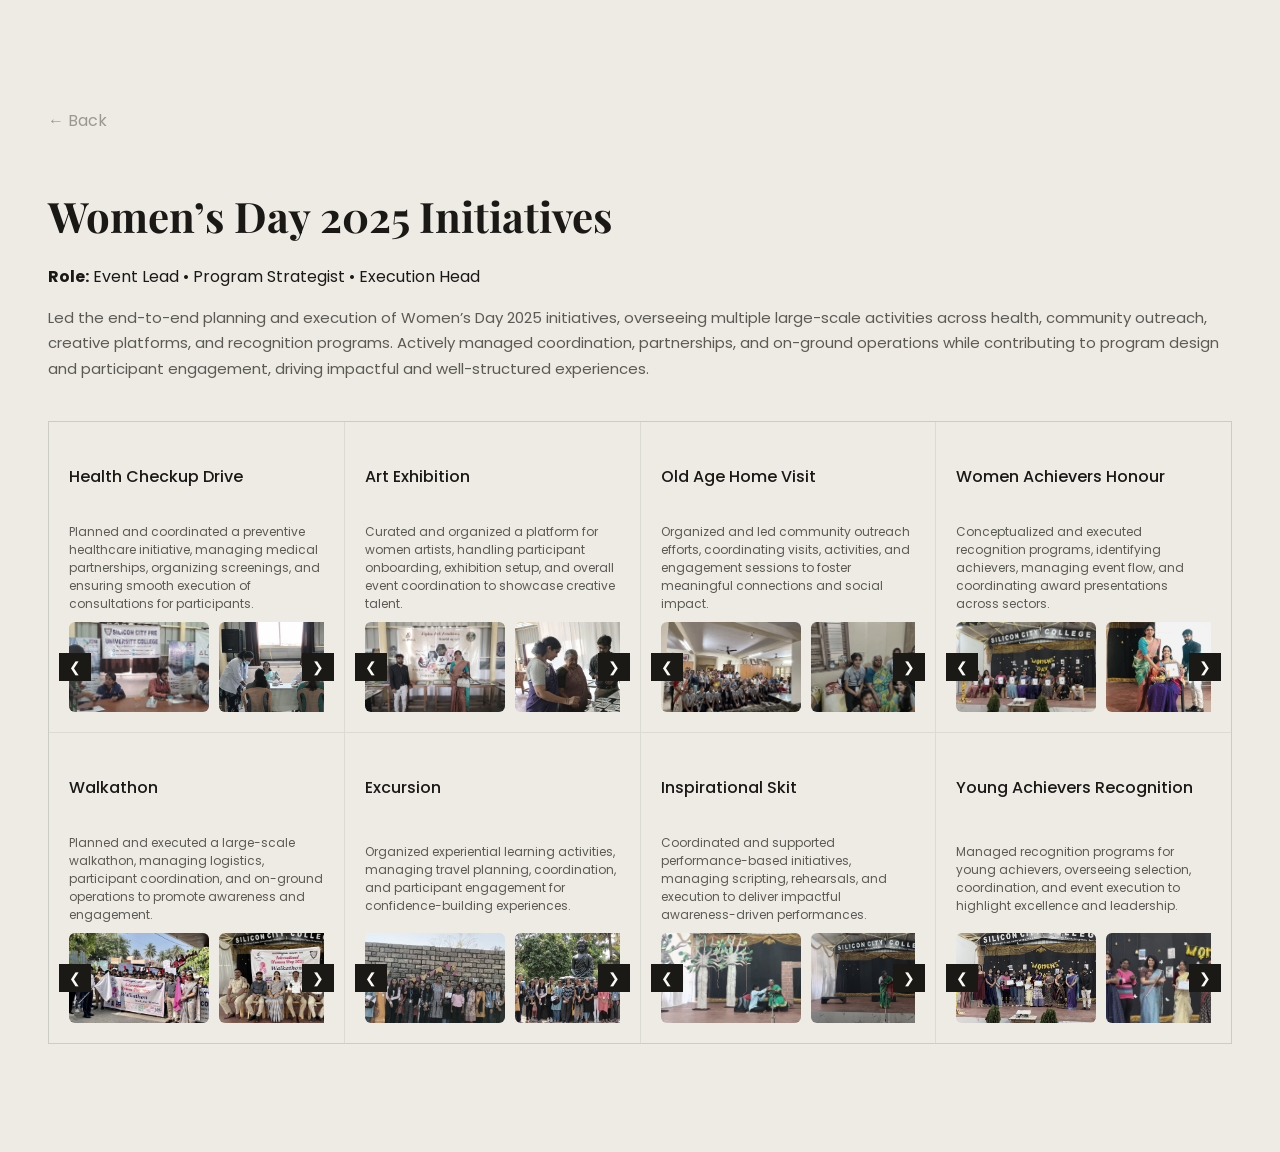
<file: events.html>
<!DOCTYPE html>
<html lang="en">
<head>
<meta charset="UTF-8">
<meta name="viewport" content="width=device-width, initial-scale=1.0">

<title>Events & Initiatives</title>

<link href="https://fonts.googleapis.com/css2?family=Poppins:wght@300;400;500;600&family=Playfair+Display:wght@500;700&display=swap" rel="stylesheet">
<link rel="stylesheet" href="events.css">
</head>

<body>

<section class="events-page">

<a href="javascript:history.back()" class="back-btn">← Back</a>

<h2 class="page-title">Women’s Day 2025 Initiatives</h2>

<!-- ROLE HIGHLIGHT -->
<p class="page-highlight">
  <strong>Role:</strong> Event Lead • Program Strategist • Execution Head
</p>

<!-- IMPACT DESCRIPTION -->
<p class="page-desc">
  Led the end-to-end planning and execution of Women’s Day 2025 initiatives,
  overseeing multiple large-scale activities across health, community outreach,
  creative platforms, and recognition programs. Actively managed coordination,
  partnerships, and on-ground operations while contributing to program design
  and participant engagement, driving impactful and well-structured experiences.
</p>

<div class="subevents">

  <!-- 1 -->
  <div class="initiative">
    <h4>Health Checkup Drive</h4>
    <p class="mini-desc">
      Planned and coordinated a preventive healthcare initiative, managing medical partnerships,
      organizing screenings, and ensuring smooth execution of consultations for participants.
    </p>
    <div class="gallery-wrapper">
      <button class="scroll-btn left">&#10094;</button>
      <div class="scrollable">
        <img src="images/Healthcheck/health1.jpg" loading="lazy">
        <img src="images/Healthcheck/health2.JPG" loading="lazy">
        <img src="images/Healthcheck/health3.JPG" loading="lazy">
        <img src="images/Healthcheck/health4.JPG" loading="lazy">
        <img src="images/Healthcheck/health5.JPG" loading="lazy">
        <img src="images/Healthcheck/health6.JPG" loading="lazy">
        <img src="images/Healthcheck/health7.JPG" loading="lazy">
        <img src="images/Healthcheck/health8.JPG" loading="lazy">
      </div>
      <button class="scroll-btn right">&#10095;</button>
    </div>
  </div>

  <!-- 2 -->
  <div class="initiative">
    <h4>Art Exhibition</h4>
    <p class="mini-desc">
      Curated and organized a platform for women artists, handling participant onboarding,
      exhibition setup, and overall event coordination to showcase creative talent.
    </p>
    <div class="gallery-wrapper">
      <button class="scroll-btn left">&#10094;</button>
      <div class="scrollable">
        <img src="images/Art/art1.JPG" loading="lazy">
        <img src="images/Art/art2.JPG" loading="lazy">
        <img src="images/Art/art3.JPG" loading="lazy">
        <img src="images/Art/art4.JPG" loading="lazy">
        <img src="images/Art/art5.jpg" loading="lazy">
        <img src="images/Art/art6.JPG" loading="lazy">
        <img src="images/Art/art7.jpg" loading="lazy">
        <img src="images/Art/art8.jpg" loading="lazy">
      </div>
      <button class="scroll-btn right">&#10095;</button>
    </div>
  </div>

  <!-- 3 -->
  <div class="initiative">
    <h4>Old Age Home Visit</h4>
    <p class="mini-desc">
      Organized and led community outreach efforts, coordinating visits, activities,
      and engagement sessions to foster meaningful connections and social impact.
    </p>
    <div class="gallery-wrapper">
      <button class="scroll-btn left">&#10094;</button>
      <div class="scrollable">
        <img src="images/Oldagehome/oldage1.JPG" loading="lazy">
        <img src="images/Oldagehome/oldage2.JPG" loading="lazy">
        <img src="images/Oldagehome/oldage3.JPG" loading="lazy">
        <img src="images/Oldagehome/oldage4.jpg" loading="lazy">
        <img src="images/Oldagehome/oldage5.JPG" loading="lazy">
        <img src="images/Oldagehome/oldage6.JPG" loading="lazy">
        <img src="images/Oldagehome/oldage7.JPG" loading="lazy">
        <img src="images/Oldagehome/oldage8.JPG" loading="lazy">
      </div>
      <button class="scroll-btn right">&#10095;</button>
    </div>
  </div>

  <!-- 4 -->
  <div class="initiative">
    <h4>Women Achievers Honour</h4>
    <p class="mini-desc">
      Conceptualized and executed recognition programs, identifying achievers,
      managing event flow, and coordinating award presentations across sectors.
    </p>
    <div class="gallery-wrapper">
      <button class="scroll-btn left">&#10094;</button>
      <div class="scrollable">
        <img src="images/honour/honour1.JPG" loading="lazy">
        <img src="images/honour/honour2.PNG" loading="lazy">
        <img src="images/honour/honour3.JPG" loading="lazy">
        <img src="images/honour/honour4.JPG" loading="lazy">
        <img src="images/honour/honour5.JPG" loading="lazy">
        <img src="images/honour/honour6.PNG" loading="lazy">
        <img src="images/honour/honour7.jpg" loading="lazy">
        <img src="images/honour/honour8.jpg" loading="lazy">
      </div>
      <button class="scroll-btn right">&#10095;</button>
    </div>
  </div>

  
  <!-- 5 -->
  <div class="initiative">
    <h4>Walkathon</h4>
    <p class="mini-desc">
      Planned and executed a large-scale walkathon, managing logistics,
      participant coordination, and on-ground operations to promote awareness and engagement.
    </p>
    <div class="gallery-wrapper">
      <button class="scroll-btn left">&#10094;</button>
      <div class="scrollable">
        <img src="images/walkathon/walkathon1.JPG" loading="lazy">
        <img src="images/walkathon/walkathon2.JPG" loading="lazy">
        <img src="images/walkathon/walkathon3.jpg" loading="lazy">
        <img src="images/walkathon/walkathon4.jpg" loading="lazy">
        <img src="images/walkathon/walkathon5.JPG" loading="lazy">
        <img src="images/walkathon/walkathon6.JPG" loading="lazy">
        <img src="images/walkathon/walkathon7.jpg" loading="lazy">
        <img src="images/walkathon/walkathon8.jpg" loading="lazy">
      </div>
      <button class="scroll-btn right">&#10095;</button>
    </div>
  </div>

  <!-- 6 -->
  <div class="initiative">
    <h4>Excursion</h4>
    <p class="mini-desc">
      Organized experiential learning activities, managing travel planning,
      coordination, and participant engagement for confidence-building experiences.
    </p>
    <div class="gallery-wrapper">
      <button class="scroll-btn left">&#10094;</button>
      <div class="scrollable">
        <img src="images/excursion/excursion1.JPG" loading="lazy">
        <img src="images/excursion/excursion2.JPG" loading="lazy">
        <img src="images/excursion/excursion3.JPG" loading="lazy">
        <img src="images/excursion/excursion4.JPG" loading="lazy">
        <img src="images/excursion/excursion5.JPG" loading="lazy">
        <img src="images/excursion/excursion6.JPG" loading="lazy">
        <img src="images/excursion/excursion7.JPG" loading="lazy">
        <img src="images/excursion/excursion8.JPG" loading="lazy">
      </div>
      <button class="scroll-btn right">&#10095;</button>
    </div>
  </div>

  <!-- 7 -->
  <div class="initiative">
    <h4>Inspirational Skit</h4>
    <p class="mini-desc">
      Coordinated and supported performance-based initiatives, managing scripting,
      rehearsals, and execution to deliver impactful awareness-driven performances.
    </p>
    <div class="gallery-wrapper">
      <button class="scroll-btn left">&#10094;</button>
      <div class="scrollable">
        <img src="images/skit/skit1.jpg" loading="lazy">
        <img src="images/skit/skit2.jpg" loading="lazy">
        <img src="images/skit/skit3.jpg" loading="lazy">
        <img src="images/skit/skit4.jpg" loading="lazy">
        <img src="images/skit/skit5.jpg" loading="lazy">
        <img src="images/skit/skit6.jpg"loading="lazy">
        <img src="images/skit/skit7.jpg" loading="lazy">
        <img src="images/skit/skit8.jpg" loading="lazy">
      </div>
      <button class="scroll-btn right">&#10095;</button>
    </div>
  </div>

  <!-- 8 -->
  <div class="initiative">
    <h4>Young Achievers Recognition</h4>
    <p class="mini-desc">
      Managed recognition programs for young achievers, overseeing selection,
      coordination, and event execution to highlight excellence and leadership.
    </p>
    <div class="gallery-wrapper">
      <button class="scroll-btn left">&#10094;</button>
      <div class="scrollable">
        <img src="images/Achievers/ach1.jpg" loading="lazy">
        <img src="images/Achievers/ach2.jpg"loading="lazy">
        <img src="images/Achievers/ach3.jpg" loading="lazy">
        <img src="images/Achievers/ach4.jpg" loading="lazy">
        <img src="images/Achievers/ach5.PNG" loading="lazy">
        <img src="images/Achievers/ach6.jpg" loading="lazy">
        <img src="images/Achievers/ach7.jpg" loading="lazy">
        <img src="images/Achievers/ach8.jpg" loading="lazy">
      </div>
      <button class="scroll-btn right">&#10095;</button>
    </div>
  </div>

</div>
</section>

<!-- LIGHTBOX -->
<div class="lightbox" id="lightbox">
  <span class="close-btn">&times;</span>
  <span class="nav prev">&#10094;</span>
  <img id="lightboxImg">
  <span class="nav next">&#10095;</span>
</div>

<script src="events.js"></script>

</body>
</html>
</file>
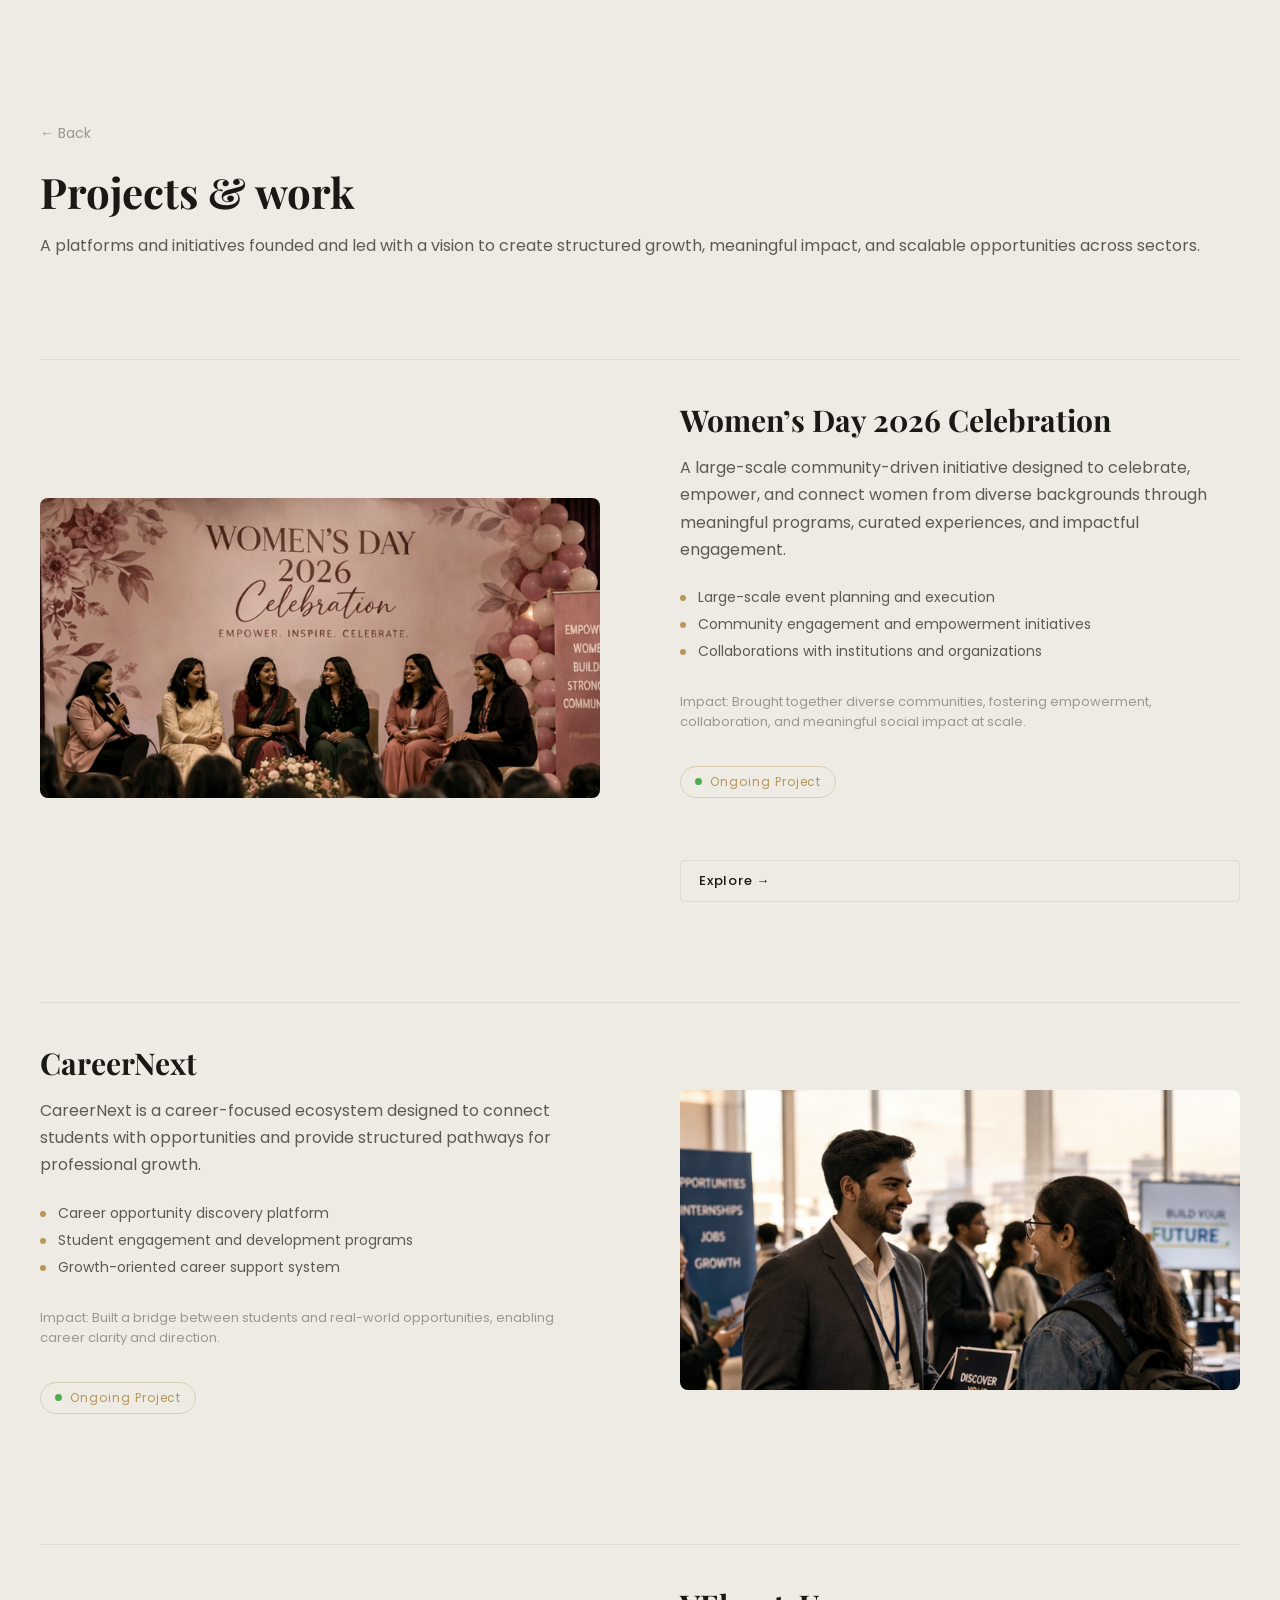
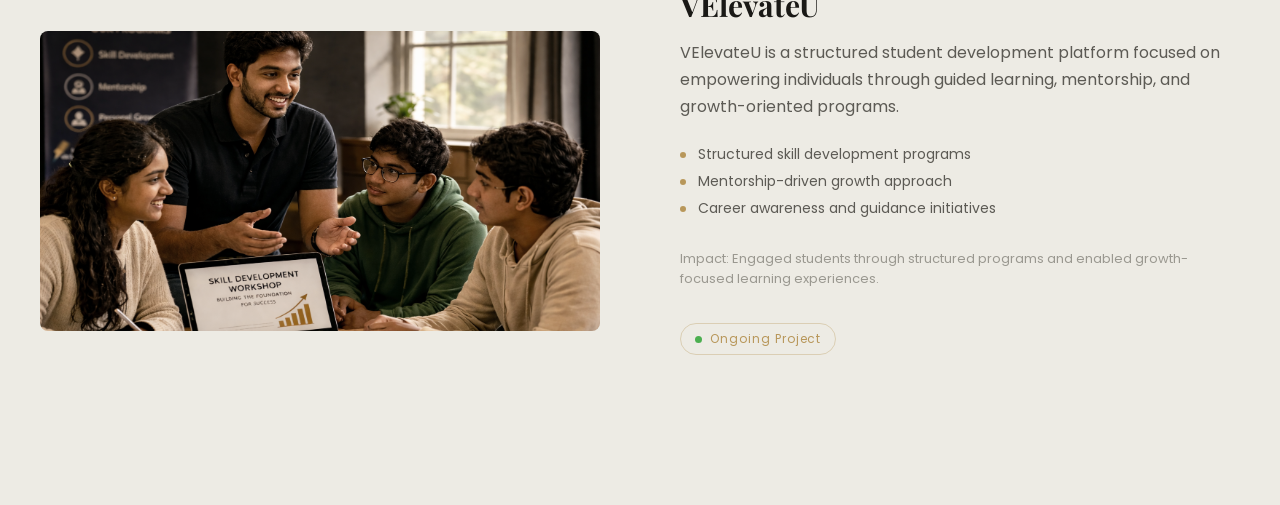
<file: projects.html>
<!DOCTYPE html>
<html lang="en">

<head>
  <meta charset="UTF-8">
  <meta name="viewport" content="width=device-width, initial-scale=1.0">

  <title>Projects & work</title>

  <link
    href="https://fonts.googleapis.com/css2?family=Poppins:wght@300;400;500;600&family=Playfair+Display:wght@600&display=swap"
    rel="stylesheet">
  <link rel="stylesheet" href="projects.css">
</head>

<body>

  <section class="projects-page">

    <a href="javascript:history.back()" class="back-btn">← Back</a>

    <h1 class="main-title">Projects & work</h1>

    <p class="main-desc">
      A platforms and initiatives founded and led with a vision to create
      structured growth, meaningful impact, and scalable opportunities across sectors.
    </p>
    <!-- PROJECT 1 -->
    <div class="project-block">

      <div class="project-text">
        <h2>Women’s Day 2026 Celebration</h2>

        <p class="project-desc">
          A large-scale community-driven initiative designed to celebrate, empower,
          and connect women from diverse backgrounds through meaningful programs,
          curated experiences, and impactful engagement.
        </p>

        <ul class="features">
          <li>Large-scale event planning and execution</li>
          <li>Community engagement and empowerment initiatives</li>
          <li>Collaborations with institutions and organizations</li>
        </ul>

        <p class="impact">
          Impact: Brought together diverse communities, fostering empowerment,
          collaboration, and meaningful social impact at scale.
        </p>

        <p class="ongoing-badge">
          <span class="status-dot"></span>
          Ongoing Project
        </p>
        <a href="https://events.thathaastuindia.com/" class="project-btn" target="new">Explore →</a>

      </div>

      <div class="project-img">
        <img src="photos/womensday.png" alt="Women’s Day 2026 Celebration" loading="lazy">
      </div>

    </div>

    <!-- PROJECT 2 -->
    <div class="project-block">

      <div class="project-text">
        <h2>CareerNext</h2>

        <p class="project-desc">
          CareerNext is a career-focused ecosystem designed to connect students with
          opportunities and provide structured pathways for professional growth.
        </p>

        <ul class="features">
          <li>Career opportunity discovery platform</li>
          <li>Student engagement and development programs</li>
          <li>Growth-oriented career support system</li>
        </ul>

        <p class="impact">
          Impact: Built a bridge between students and real-world opportunities, enabling career clarity and direction.
        </p>

        <p class="ongoing-badge">
          <span class="status-dot"></span>
          Ongoing Project
        </p>
        <!----<a href="#" class="project-btn">Explore Platform →</a>---->
      </div>

      <div class="project-img">
        <img src="photos/careernext.png" alt="careernext" loading="lazy">
      </div>

    </div>
    <!-- PROJECT 1 -->
    <div class="project-block">

      <div class="project-text">
        <h2>VElevateU</h2>

        <p class="project-desc">
          VElevateU is a structured student development platform focused on empowering
          individuals through guided learning, mentorship, and growth-oriented programs.
        </p>

        <ul class="features">
          <li>Structured skill development programs</li>
          <li>Mentorship-driven growth approach</li>
          <li>Career awareness and guidance initiatives</li>
        </ul>

        <p class="impact">
          Impact: Engaged students through structured programs and enabled growth-focused learning experiences.
        </p>

        <p class="ongoing-badge">
          <span class="status-dot"></span>
          Ongoing Project
        </p>
        <!----<a href="#" class="project-btn">Explore Platform →</a>---->
      </div>

      <div class="project-img">
        <img src="photos/velevateu.png" loading="lazy">
      </div>

    </div>





  </section>

</body>

</html>
</file>
<file: events.css>
/* ===== THEME ===== */
:root {
  --bg: #EDEBE4;
  --bg2: #E4E1D8;
  --ink: #1A1916;
  --ink2: #5C5A54;
  --ink3: #9A9890;
  --gold: #B8975A;
  --white: #FAF9F6;
  --border: rgba(26,25,22,0.08);
}

/* ===== BASE ===== */
body {
  font-family: 'Poppins', sans-serif;
  background: var(--bg);
  color: var(--ink);
}

.events-page {
  padding: 100px 40px;
  max-width: 1400px;
  margin: auto;
}

/* ===== HEADER ===== */
.page-title {
  font-family: 'Playfair Display', serif;
  font-size: 42px;
  margin-bottom: 20px;
}

.page-desc {
  color: var(--ink2);
  font-size: 15px;
  line-height: 1.7;
  margin-bottom: 40px;
}

.back-btn {
  color: var(--ink3);
  text-decoration: none;
  display: inline-block;
  margin-bottom: 20px;
  transition: 0.3s;
}

.back-btn:hover {
  color: var(--gold);
}

/* ===== EVENT BLOCK ===== */
.event-block {
  margin-bottom: 80px;
}

.event-header h3 {
  font-family: 'Playfair Display', serif;
  font-size: 26px;
}

.event-header p {
  color: var(--ink2);
  margin-top: 6px;
}

/* ===== GRID ===== */
.subevents {
  margin-top: 30px;
  display: grid;
  grid-template-columns: repeat(auto-fit, minmax(280px, 1fr));
  gap: 1px;
  background: var(--border);
  border: 1px solid var(--border);
}

/* ===== CARD (PREMIUM) ===== */
.initiative {
  background: var(--bg);
  padding: 20px;
  height: 270px;

  display: flex;
  flex-direction: column;
  justify-content: space-between;

  border: none;
  transition: 0.3s ease;
}

/* HOVER = PREMIUM */
.initiative:hover {
  background: var(--white);
}

/* TEXT */
.initiative h4 {
  font-size: 16px;
  font-weight: 500;
}

.mini-desc {
  font-size: 12px;
  color: var(--ink2);
  margin-bottom: 8px;
}

/* ===== SCROLLABLE GALLERY ===== */
.gallery-wrapper {
  position: relative;
}

.scrollable {
  display: flex;
  gap: 10px;
  overflow-x: auto;
  scroll-behavior: smooth;
}

.scrollable::-webkit-scrollbar {
  display: none;
}

/* IMAGE STYLE */
.scrollable img {
  min-width: 140px;
  height: 90px;
  object-fit: cover;
  border-radius: 6px;

  filter: grayscale(30%);
  transition: 0.4s ease;
}

/* HOVER IMAGE */
.scrollable img:hover {
  transform: scale(1.08);
  filter: grayscale(0%);
}

/* ===== SCROLL BUTTONS ===== */
.scroll-btn {
  position: absolute;
  top: 50%;
  transform: translateY(-50%);

  background: var(--ink);
  color: var(--white);

  border: none;
  padding: 6px 10px;
  cursor: pointer;

  font-size: 14px;
  transition: 0.3s;

  z-index: 999; 
}

.scroll-btn:hover {
  background: var(--gold);
}

.left { left: -10px; }
.right { right: -10px; }

/* ===== LIGHTBOX (PREMIUM) ===== */
.lightbox {
  position: fixed;
  inset: 0;
  display: none;

  background: rgba(0,0,0,0.85);
  backdrop-filter: blur(6px);

  justify-content: center;
  align-items: center;
  z-index: 9999;
}

.lightbox img {
  max-width: 80%;
  max-height: 80%;

  border-radius: 10px;
  box-shadow: 0 20px 60px rgba(0,0,0,0.4);
}

/* CLOSE */
.close-btn {
  position: absolute;
  top: 20px;
  right: 30px;

  font-size: 30px;
  color: white;
  cursor: pointer;
  transition: 0.3s;
}

.close-btn:hover {
  color: var(--gold);
}

/* NAV */
.nav {
  position: absolute;
  top: 50%;
  transform: translateY(-50%);

  font-size: 35px;
  color: white;
  cursor: pointer;
  transition: 0.3s;
}

.nav:hover {
  color: var(--gold);
}

.prev { left: 30px; }
.next { right: 30px; }

/* ===== MOBILE ===== */
@media(max-width:768px){
  .events-page {
    padding: 80px 20px;
  }

  .page-title {
    font-size: 30px;
  }

  .scrollable img {
    min-width: 120px;
    height: 80px;
  }
}

/* sub heading for education page*/
.section-subtitle {
  font-family: 'Playfair Display', serif;
  font-size: 26px;
  margin-top: 40px;
  margin-bottom: 10px;
}
</file>
<file: projects.css>
/* ===== THEME ===== */
:root {
  --bg: #EDEBE4;
  --ink: #1A1916;
  --ink2: #5C5A54;
  --ink3: #9A9890;
  --gold: #B8975A;
  --border: rgba(26,25,22,0.08);
}

/* ===== BASE ===== */
* {
  margin: 0;
  padding: 0;
  box-sizing: border-box;
}

body {
  background: var(--bg);
  font-family: 'Poppins', sans-serif;
  color: var(--ink);
}

/* ===== PAGE ===== */
.projects-page {
  max-width: 1400px;
  margin: auto;
  padding: 120px 40px;
}


/* ===== PROJECT BUTTON ===== */
.project-btn {
  display: inline-flex;
  align-items: center;
  gap: 6px;
  margin-top: 18px;
  padding: 10px 18px;
  font-size: 13px;
  font-weight: 500;
  letter-spacing: 0.06em;
  color: var(--ink);
  text-decoration: none;
  border: 1px solid var(--border);
  border-radius: 4px;
  transition: all 0.3s ease;
}

/* hover */
.project-btn:hover {
  color: var(--gold);
  border-color: var(--gold);
  transform: translateX(4px);
}

/* ===== TITLE ===== */
.main-title {
  font-family: 'Playfair Display', serif;
  font-size: 42px;
}

.main-desc {
  margin-top: 12px;
  max-width: 1400px;
  color: var(--ink2);
  line-height: 1.7;
}

/* ===== PROJECT BLOCK ===== */
.project-block {
  display: grid;
  grid-template-columns: 1fr 1fr;
  gap: 80px;
  align-items: center;
  margin-top: 100px;
  padding-top: 40px;
  border-top: 1px solid var(--border);
}

/* ===== ONGOING BADGE ===== */
.ongoing-badge {
  display: inline-flex;
  align-items: center;
   width: fit-content;
  gap: 8px;
  padding: 6px 14px;
  margin: 20px 0 30px;
  border: 1px solid rgba(184,151,90,0.35);
  border-radius: 100px;
  font-size: 12px;
  letter-spacing: 0.08em;
  color: var(--gold);
}

.status-dot {
  width: 7px;
  height: 7px;
  border-radius: 50%;
  background: #4CAF50;
  animation: pulseDot 2s infinite;
}

@keyframes pulseDot {
  0% { box-shadow: 0 0 0 0 rgba(76,175,80,0.5); }
  70% { box-shadow: 0 0 0 8px rgba(76,175,80,0); }
  100% { box-shadow: 0 0 0 0 rgba(76,175,80,0); }
}

/* ===== ALTERNATE */
.project-block:nth-child(even) {
  direction: rtl;
}

.project-block:nth-child(even) .project-text {
  direction: ltr;
}

/* ===== TEXT ===== */
.project-text {
  display: flex;
  flex-direction: column;
  gap: 14px;
}

.project-text h2 {
  font-family: 'Playfair Display', serif;
  font-size: 30px;
}

.project-desc {
  color: var(--ink2);
  line-height: 1.7;
}

/* ===== FEATURES ===== */
.features {
  list-style: none;
  margin-top: 10px;
}

.features li {
  font-size: 14px;
  color: var(--ink2);
  margin-bottom: 6px;
  position: relative;
  padding-left: 18px;
}

.features li::before {
  content: "";
  position: absolute;
  left: 0;
  top: 8px;
  width: 6px;
  height: 6px;
  background: var(--gold);
  border-radius: 50%;
}



/* ===== IMPACT ===== */
.impact {
  margin-top: 10px;
  font-size: 13px;
  color: var(--ink3);
}

/* ===== IMAGE (FIXED SIZE — IMPORTANT) */
.project-img {
  width: 100%;
}

.project-img img {
  width: 100%;
  height: 300px;           
  object-fit: cover;       
  border-radius: 8px;
  transition: 0.4s ease;
  filter: grayscale(20%);
}

/* hover */
.project-block:hover img {
  transform: scale(1.05);
  filter: grayscale(0%);
}

/* ===== BACK ===== */
.back-btn {
  display: inline-block;
  margin-bottom: 20px;
  text-decoration: none;
  color: var(--ink3);
  font-size: 14px;
}

.back-btn:hover {
  color: var(--gold);
}

/* ===== MOBILE ===== */
@media (max-width: 768px) {

  .projects-page {
    padding: 90px 20px;
  }

  .project-block {
    grid-template-columns: 1fr;
    gap: 25px;
    margin-top: 60px;
  }

  /* remove alternate on mobile */
  .project-block:nth-child(even) {
    direction: ltr;
  }

  .project-img img {
    height: 220px;
  }

  .main-title {
    font-size: 30px;
  }
}
</file>
